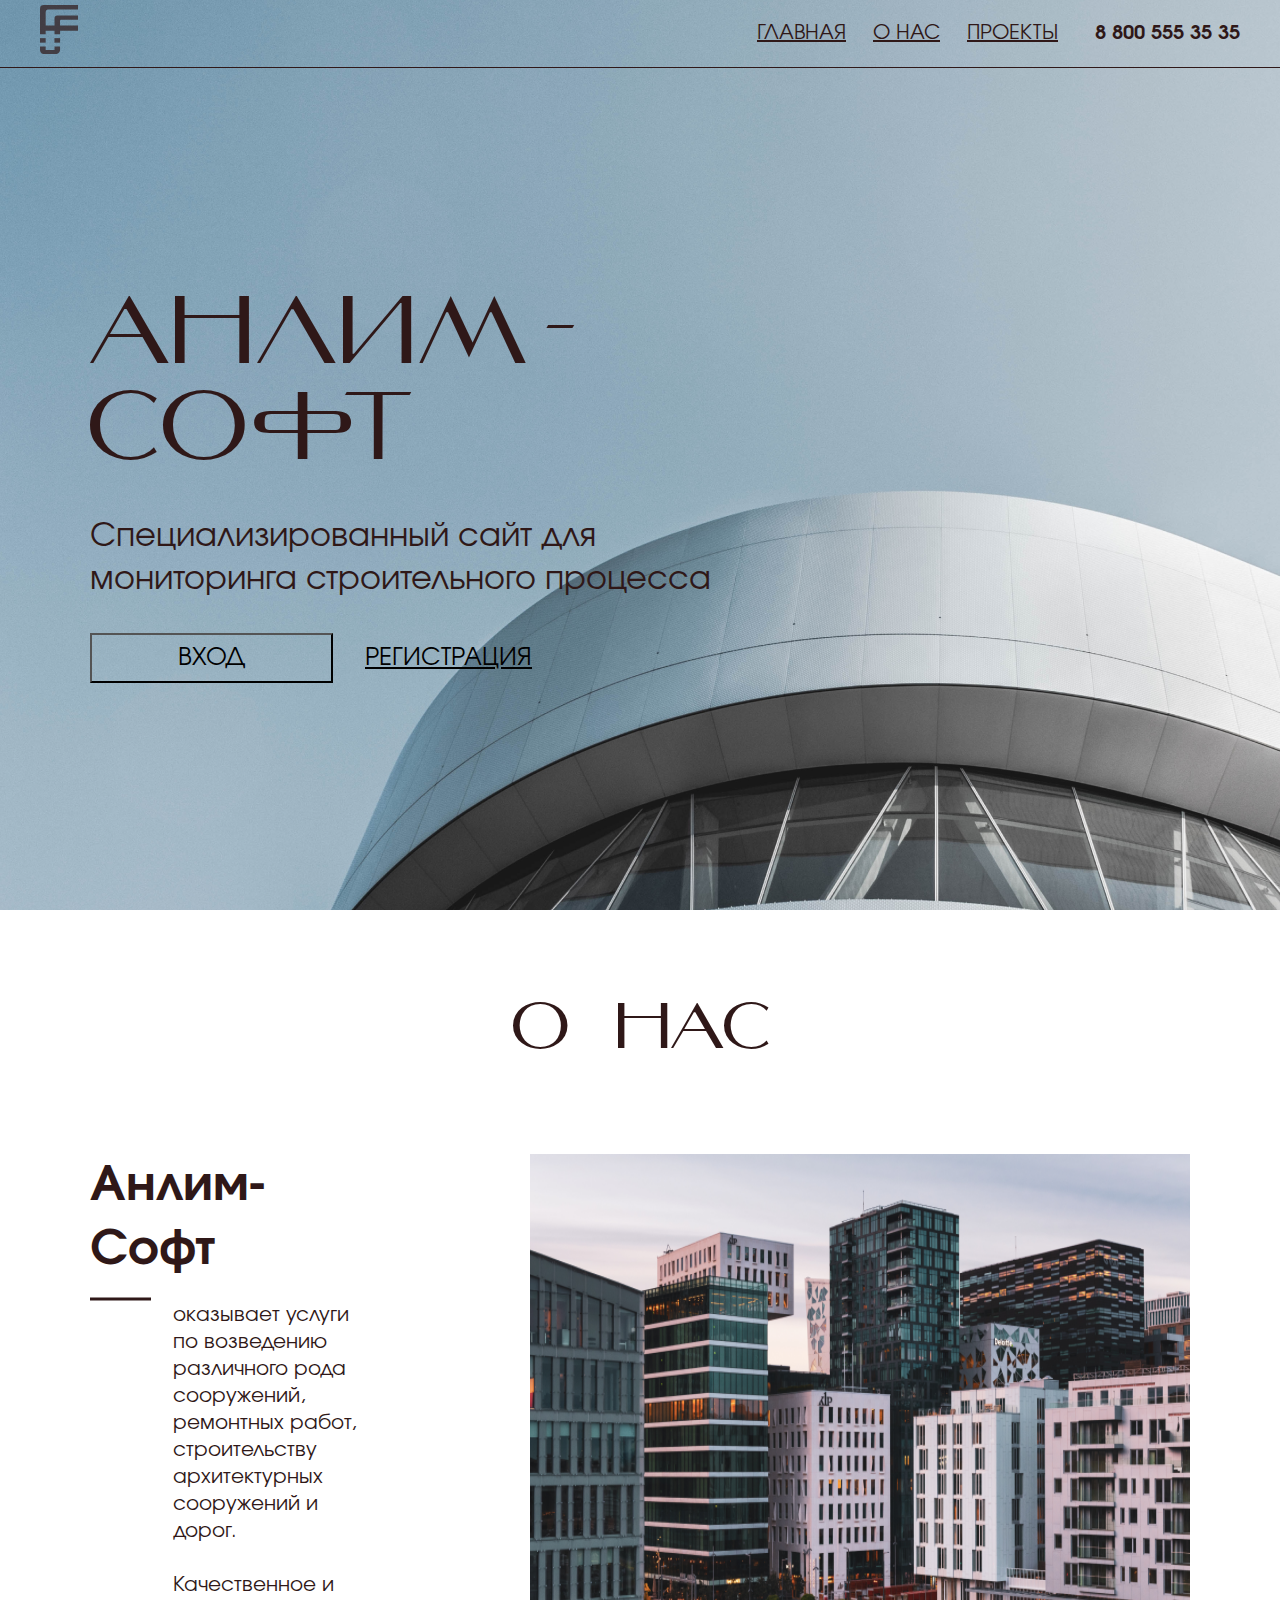
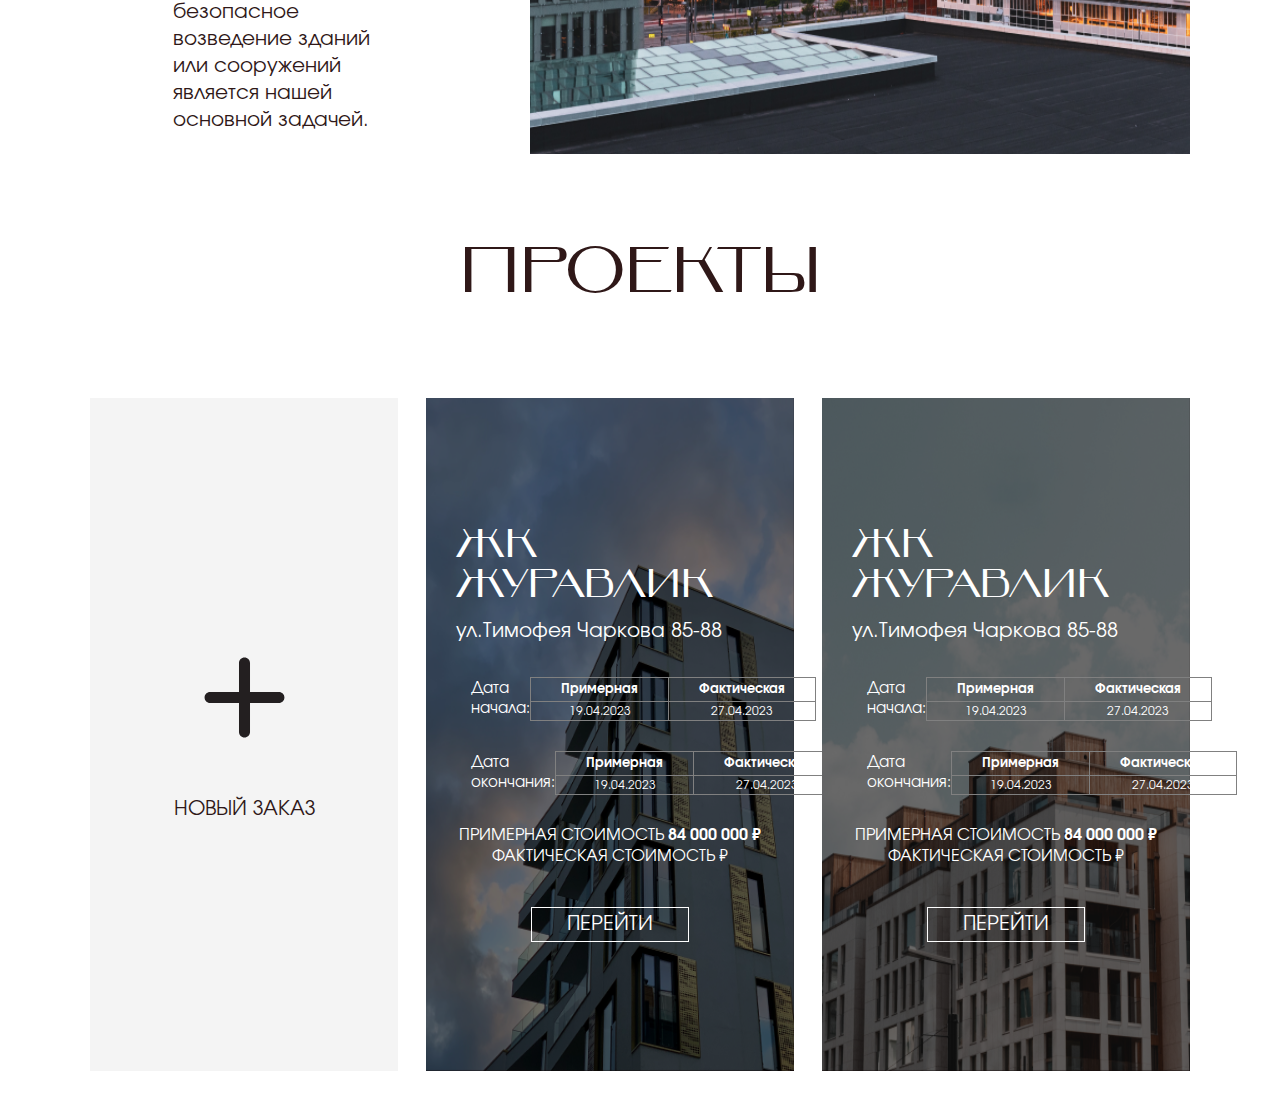
<file: index.html>
<!DOCTYPE html>
<html lang="en">

<head>
    <meta charset="UTF-8">
    <meta name="viewport" content="width=device-width, initial-scale=1.0">
    <title>Document</title>
    <link rel="stylesheet" href="style.css">
</head>

<body>
    <header class="header">
        <div class="logo">
            <a href="index.html"><svg xmlns="http://www.w3.org/2000/svg" width="38" height="49" viewBox="0 0 38 49" fill="none">
                    <g opacity="0.7">
                        <path
                            d="M0.00503721 8.86887L0.00503721 29.2704H5.67747L5.67747 25.6434L14.5254 25.6434V29.2704H20.0895L20.0895 25.6434L38 25.6434V20.4297L20.0895 20.4297C20.0895 13.8091 19.2161 14.7 23.5834 14.7L38 14.7V10.4556C34.2086 10.3801 26.0969 10.4556 21.0596 10.4556C14.5254 10.4556 14.5254 10.4557 14.5254 15.8961V20.4297L5.67747 20.4297L5.67747 9.8C5.67747 4.45455 5.82254 4.45455 10.9182 4.45455L38 4.45455V0.028215L9.68528 0.028215C-0.539162 0.028215 0.00503721 -0.967337 0.00503721 8.86887Z"
                            fill="#2F1818" />
                        <path d="M14.451 37.6697L14.451 33.1186H20.0895V37.6697H14.451Z" fill="#2F1818" />
                        <path d="M0.0050354 37.6697L0.0050354 33.1186H5.67747L5.67747 37.6697H0.0050354Z"
                            fill="#2F1818" />
                        <path
                            d="M5.67747 45.1209L5.67747 41.557H0.0050354L0.0050354 45.1209C0.0050354 46.9141 1.29132 49 3.12181 49H16.5957C18.5251 49 20.0895 46.9163 20.0895 45.1209V41.557L14.5005 41.557V45.0245C14.5005 45.1016 14.4345 45.1209 14.4016 45.1209H7.32698H5.67747Z"
                            fill="#2F1818" />
                    </g>
                </svg></a>
        </div>
        <div class="menu">
            <a href="index.html">
                <p class="menu_item">Главная</p>
            </a>
            <a href="index.html#about">
                <p class="menu_item">О нас</p>
            </a>
            <a href="index.html#project">
                <p class="menu_item">Проекты</p>
            </a>
            <div class="contact">
                <p>8 800 555 35 35</p>
            </div>
        </div>

    </header>
    <main>
        <div id="popup" class="popup">
            <div class="popup-content__material-page">
                <span class="close close-maeterial-popup" onclick="closePopup()">
                    <svg xmlns="http://www.w3.org/2000/svg" width="30" height="28" viewBox="0 0 30 28" fill="none">
                        <path opacity="0.8" d="M2 2L28 26M28 2L3.97468 26" stroke="black" stroke-width="4"/>
                      </svg>
                </span>
                <div class="popup-title">
                    <p><span class="popup-title_decoration popup-title_decoration_black">РЕДАКТИРОВАНИЕ </span> МАТЕРИАЛА</p>
                </div>
                <form class="form-popup form-popup_white" method="get">
                    <div class="form-part">
                        <label class="lable" for="Name">Название</label>
                        <input class="input-long" type="text" id="Name" name="Name" required>
                    </div>
                    <div class="form-part">
                        <label class="lable" for="address">Адрес</label>
                        <input class="input-long" type="text" id="address" name="address" required>
                    </div>
                    <div class="form-part">
                        <label class="lable" for="date-start-expected"> Ожидаемая дата начала</label>
                        <input  class="price-form" type="date" id="date-start-expected" name="date-start-expected" required>
                        <label class="lable" for="date-start-fact">Фактическая дата начала</label>
                        <input  class="price-form" type="date" id="date-start-fact" name="date-start-fact" required>
                    </div>
                    <div class="form-part">
                        <label class="lable" for="date-end-expected"> Ожидаемая дата окончания</label>
                        <input  class="price-form" type="date" id="date-end-expected" name="date-end-expected" required>
                        <label class="lable" for="date-end-fact">Фактическая дата окончания</label>
                        <input  class="price-form" type="date" id="date-end-fact" name="date-end-fact" required>
                    </div>
                    <div class="form-part">
                        <label class="lable" for="price-expected">Ожидаемая цена</label>
                        <input  class="price-form" type="text" id="price-expected" name="price-expected" required>
                        <label class="lable" for="price-fact">Фактическая цена</label>
                        <input  class="price-form" type="text" id="price-fact" name="price-fact" required>
                    </div>
                    <div class="footer-form">
                        <select class="status-list list_provider form-material-status" name="choice">
                            <option disabled selected hidden value="">Выберите статус</option>
                            <option value="first">Готов</option>
                            <option value="second">В разработке</option>
                            <option value="third">Ошибка</option>
                        </select>
                        <button class="send-form-material" type="submit">Применить</button>
                    </div>
                    
                </form>

            </div>
        </div>
        <div class="baner">
            <div class="baner_info">
                <h3 class="baner_info_title">Анлим-софт</h3>
                <p class="baner_info_text">Cпециализированный сайт для мониторинга строительного процесса</p>
                <div class="login">
                    <a href="sign.html?sign"><button class="btn btn_baner">Вход</button></a>
                    <a href="sign.html?reg"><button class="btn btn_noactive ">Регистрация</button></a>
                </div>
            </div>
        </div>
        <div id="about" class="about">
            <h3 class="title">о нас</h3>
            <div class="about-company">
                <div class="about-company_text"><span class="decorated">Анлим-Софт</span><br>
                    <div class="subtext">
                        <div class="subtext-decore"><svg xmlns="http://www.w3.org/2000/svg" width="61" height="4"
                                viewBox="0 0 61 4" fill="none">
                                <path d="M0 2H61" stroke="#2F1818" stroke-width="3" />
                            </svg></div>
                        <div class="subtext-text">оказывает услуги по возведению различного рода сооружений, ремонтных
                            работ, строительству архитектурных сооружений и дорог.<br><br>
                            Качественное и безопасное возведение зданий или сооружений является нашей основной задачей.
                        </div>
                    </div>

                </div>
                <div class="image">
                    <img src="img/photo.png" alt="photo">
                </div>
            </div>
        </div>
        <div id="project" class="project">
            <h3 class="title">ПРОЕКТЫ</h3>
            <div class="project-list">
                <div onclick="openPopup()" class="project-card-new">
                    <div><img src="icons/pluse.svg" alt="set">
                        <p>НОВЫЙ ЗАКАЗ</p>
                    </div>
                </div>
                <div class="project-card">
                    <img src="img/card2.png" alt="photo">
                    <div class="project-card-background"></div>
                    <div class="project-card-info">
                        <p class="card-title">ЖК<br>ЖУРАВЛИК<br><span class="card-title-decorate">ул.Тимофея Чаркова 85-88</span></p>
                    <div class="project-card-date">
                        <div class="project-card-info-title">Дата начала: </div>
                        <div class="project-card-info-table">
                            <table>
                                <tr>
                                    <th>Примерная</th>
                                    <th>Фактическая</th>
                                </tr>
                                <tr>
                                    <td>19.04.2023</td>
                                    <td>27.04.2023</td>
                                </tr>
                            </table>
                        </div>
                    </div>
                    <div class="project-card-date">
                        <div class="project-card-info-title">Дата окончания: </div>
                        <div class="project-card-info-table">
                            <table>
                                <tr>
                                    <th>Примерная</th>
                                    <th>Фактическая</th>
                                </tr>
                                <tr>
                                    <td>19.04.2023</td>
                                    <td>27.04.2023</td>
                                </tr>
                            </table>
                        </div>
                    </div>
                    <div class="project-card-price">
                        ПРИМЕРНАЯ СТОИМОСТЬ  <b>84 000 000 ₽</b><br>
                        ФАКТИЧЕСКАЯ СТОИМОСТЬ  ₽
                    </div>
                    <div class="btn_card_block">
                       <a href="project.html"> <button class="btn btn_card">Перейти</button></a>
                    </div>
                    </div>
                </div>
                <div class="project-card">
                    <img src="img/card3.png" alt="photo">
                    <div class="project-card-background"></div>
                    <div class="project-card-info">
                        <p class="card-title">ЖК<br>ЖУРАВЛИК<br><span class="card-title-decorate">ул.Тимофея Чаркова 85-88</span></p>
                    <div class="project-card-date">
                        <div class="project-card-info-title">Дата начала: </div>
                        <div class="project-card-info-table">
                            <table>
                                <tr>
                                    <th>Примерная</th>
                                    <th>Фактическая</th>
                                </tr>
                                <tr>
                                    <td>19.04.2023</td>
                                    <td>27.04.2023</td>
                                </tr>
                            </table>
                        </div>
                    </div>
                    <div class="project-card-date">
                        <div class="project-card-info-title">Дата окончания: </div>
                        <div class="project-card-info-table">
                            <table>
                                <tr>
                                    <th>Примерная</th>
                                    <th>Фактическая</th>
                                </tr>
                                <tr>
                                    <td>19.04.2023</td>
                                    <td>27.04.2023</td>
                                </tr>
                            </table>
                        </div>
                    </div>
                    <div class="project-card-price">
                        ПРИМЕРНАЯ СТОИМОСТЬ  <b>84 000 000 ₽</b><br>
                        ФАКТИЧЕСКАЯ СТОИМОСТЬ  ₽
                    </div>
                    <div class="btn_card_block">
                        <a href="project.html"> <button class="btn btn_card">Перейти</button></a>
                    </div>
                    </div>
                </div>
            </div>
        </div>
    </main>
    <script src="script.js"></script>
</body>

</html>
</file>
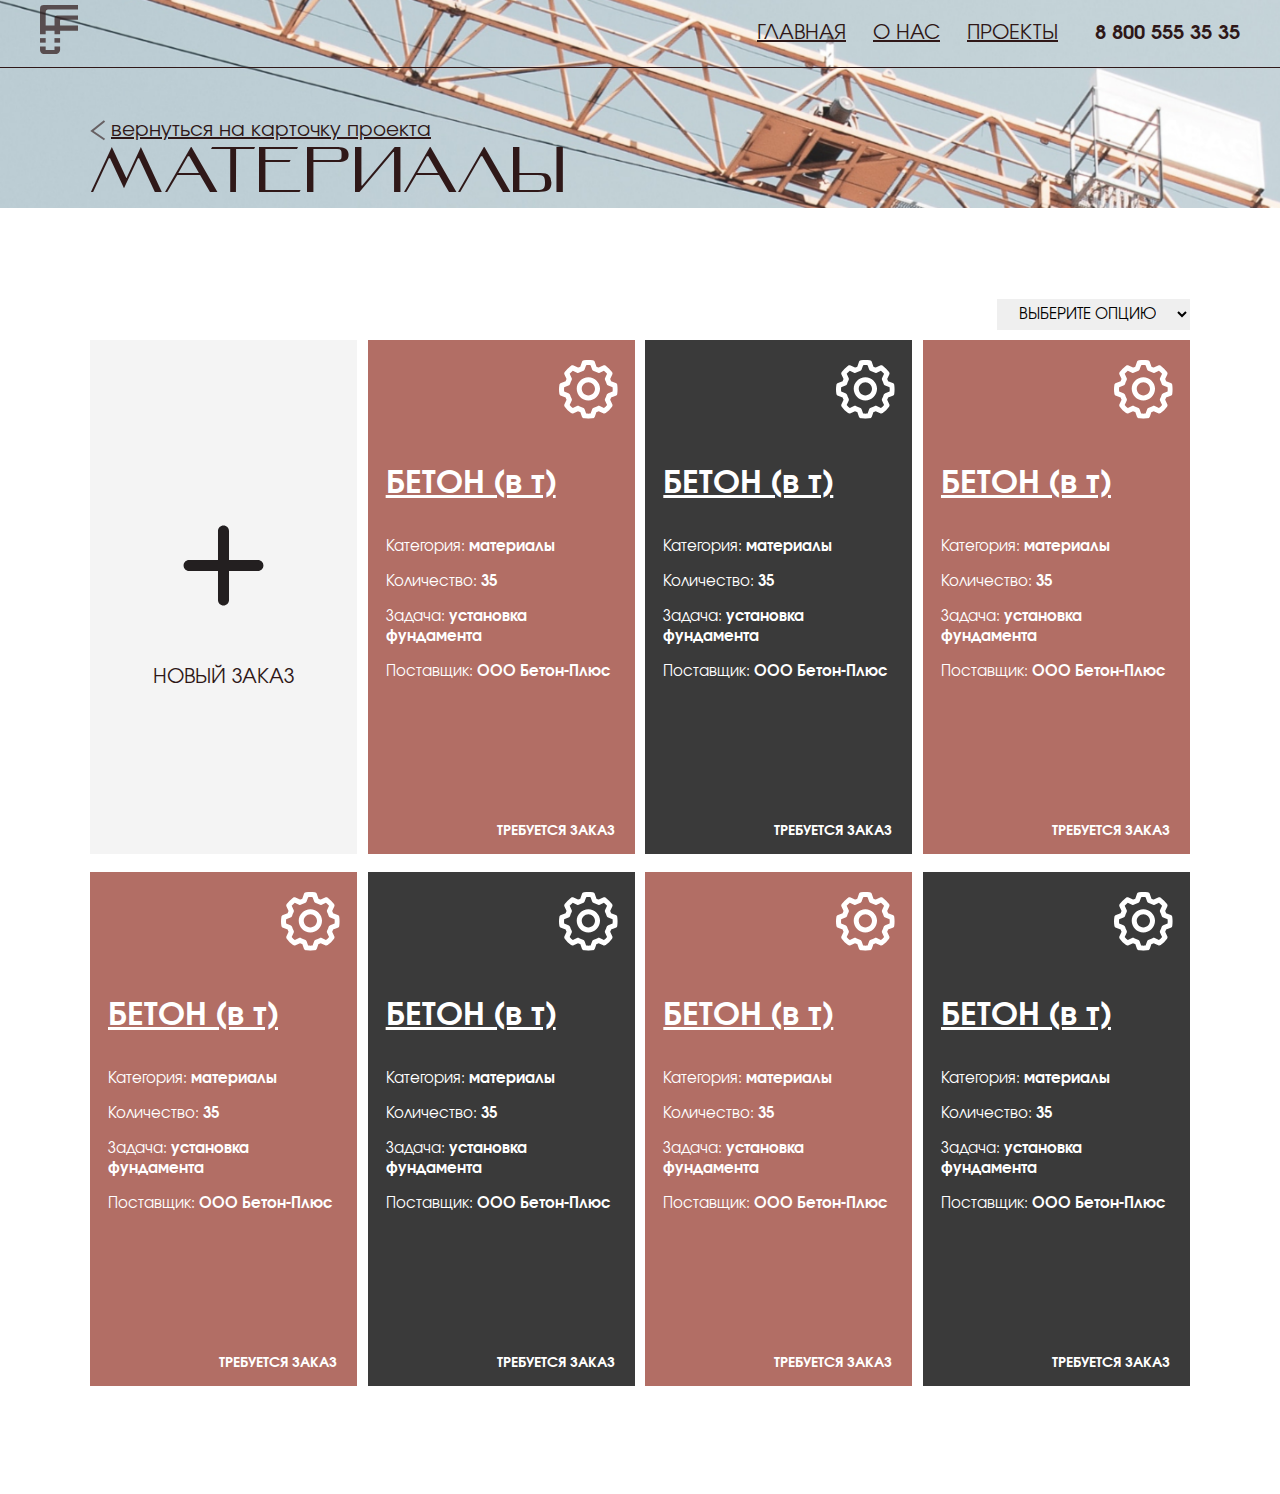
<file: material.html>
<!DOCTYPE html>
<html lang="en">

<head>
    <meta charset="UTF-8">
    <meta name="viewport" content="width=device-width, initial-scale=1.0">
    <title>Document</title>
    <link rel="stylesheet" href="style.css">
</head>

<body>
    <header class="header">
        <div class="logo">
            <a href="index.html"><svg xmlns="http://www.w3.org/2000/svg" width="38" height="49" viewBox="0 0 38 49" fill="none">
                    <g opacity="0.7">
                        <path
                            d="M0.00503721 8.86887L0.00503721 29.2704H5.67747L5.67747 25.6434L14.5254 25.6434V29.2704H20.0895L20.0895 25.6434L38 25.6434V20.4297L20.0895 20.4297C20.0895 13.8091 19.2161 14.7 23.5834 14.7L38 14.7V10.4556C34.2086 10.3801 26.0969 10.4556 21.0596 10.4556C14.5254 10.4556 14.5254 10.4557 14.5254 15.8961V20.4297L5.67747 20.4297L5.67747 9.8C5.67747 4.45455 5.82254 4.45455 10.9182 4.45455L38 4.45455V0.028215L9.68528 0.028215C-0.539162 0.028215 0.00503721 -0.967337 0.00503721 8.86887Z"
                            fill="#2F1818" />
                        <path d="M14.451 37.6697L14.451 33.1186H20.0895V37.6697H14.451Z" fill="#2F1818" />
                        <path d="M0.0050354 37.6697L0.0050354 33.1186H5.67747L5.67747 37.6697H0.0050354Z"
                            fill="#2F1818" />
                        <path
                            d="M5.67747 45.1209L5.67747 41.557H0.0050354L0.0050354 45.1209C0.0050354 46.9141 1.29132 49 3.12181 49H16.5957C18.5251 49 20.0895 46.9163 20.0895 45.1209V41.557L14.5005 41.557V45.0245C14.5005 45.1016 14.4345 45.1209 14.4016 45.1209H7.32698H5.67747Z"
                            fill="#2F1818" />
                    </g>
                </svg></a>
        </div>
        <div class="menu">
            <a href="index.html">
                <p class="menu_item">Главная</p>
            </a>
            <a href="index.html#about">
                <p class="menu_item">О нас</p>
            </a>
            <a href="index.html#project">
                <p class="menu_item">Проекты</p>
            </a>
            <div class="contact">
                <p>8 800 555 35 35</p>
            </div>
        </div>

    </header>
    <main>
        <div id="popup" class="popup">
            <div class="popup-content__material-page">
                <span class="close close-maeterial-popup" onclick="closePopup()">
                    <svg xmlns="http://www.w3.org/2000/svg" width="30" height="28" viewBox="0 0 30 28" fill="none">
                        <path opacity="0.8" d="M2 2L28 26M28 2L3.97468 26" stroke="black" stroke-width="4"/>
                      </svg>
                </span>
                <div class="popup-title">
                    <p><span class="popup-title_decoration popup-title_decoration_black">РЕДАКТИРОВАНИЕ </span> МАТЕРИАЛА</p>
                </div>
                <form class="form-popup form-popup_white" method="get">
                    <div class="form-part">
                        <label class="lable" for="Name">Название</label>
                        <input class="input-long" type="text" id="Name" name="Name" required>
                    </div>
                    <div class="form-part">
                        <label class="lable" for="provider">Поставщик</label>
                            <select id="provider" class="status-list list_provider" name="provider">
                                <option disabled selected hidden value="">Выберите опцию</option>
                                <option value="first">Выполнено</option>
                                <option value="second">Ожидание</option>
                                <option value="third">Выполняется</option>
                            </select>
                    </div>
                    <div class="form-part">
                        <label class="lable" for="category">Категория</label>
                        <div class="material-btn">Добавить +</div>
                    </div>

                    <div class="dop">
                        <input class="material-select" type="text" id="nameCategory" name="nameCategory">
                        <input class="input-long input-long_dop" type="text" id="category" name="category">
                        <div class="btn-delete-material">X</div>
                    </div>
                    <div class="form-part">
                        <label class="lable" for="count">Количество</label>
                        <input class="input-long" type="text" id="count" name="count" required>
                    </div>
                    <div class="form-part">
                        <label class="lable" for="provider">Ед. измирения</label>
                            <select id="provider" class="status-list list_provider" name="provider">
                                <option disabled selected hidden value="">Выберите ед</option>
                                <option value="first">кг</option>
                                <option value="second">т</option>
                                <option value="third">см</option>
                            </select>
                    </div>
                    <div class="footer-form">
                        <select class="status-list list_provider form-material-status" name="choice">
                            <option disabled selected hidden value="">Выберите статус</option>
                            <option value="first">В наличии</option>
                            <option value="second">Требуется закза</option>
                            <option value="third">Ожидание поставки</option>
                        </select>
                        <button class="send-form-material" type="submit">Применить</button>
                    </div>
                    
                </form>

            </div>
        </div>
        <div class="material-baner">
            <a href="#">
                <div class="upper-text"><img src="icons/sc.svg" alt="&#8249;">вернуться на карточку проекта</div>
            </a>
            <div class="title title_page-maeterial">МАТЕРИАЛЫ</div>
        </div>
        <div class="content content_material-page">
            <div class="list-box">
                <select class="choice choice_material-page" name="choice">
                    <option disabled selected hidden value="">Выберите опцию</option>
                    <option value="first">First Value</option>
                    <option value="second">Second Value</option>
                    <option value="third">Third Value</option>
                </select>
            </div>
            <div class="material-list">


                <div onclick="openPopup()" class="card-material_new">
                    <div><img src="icons/pluse.svg" alt="set">
                        <p>НОВЫЙ ЗАКАЗ</p>
                    </div>
                </div>


                <div class="card-material" style="background-color: #B26E65;">
                    <img onclick="openPopup()" src="icons/setwhite.svg" alt="set">
                    <p class="card-material-name">БЕТОН (в т)</p>
                    <p class="info-material">Категория: <b>материалы</b></p>
                    <p class="info-material">Количество: <b>35</b></p>
                    <p class="info-material">Задача: <b>установка фундамента</b></p>
                    <p class="info-material">Поставщик: <b>ООО Бетон-Плюс</b></p>
                    <div class="card-material-status">
                        ТРЕБУЕТСЯ ЗАКАЗ
                    </div>
                </div>
                <div class="card-material" style="background-color: #3a3a3a;">
                    <img onclick="openPopup()" src="icons/setwhite.svg" alt="set">
                    <p class="card-material-name">БЕТОН (в т)</p>
                    <p class="info-material">Категория: <b>материалы</b></p>
                    <p class="info-material">Количество: <b>35</b></p>
                    <p class="info-material">Задача: <b>установка фундамента</b></p>
                    <p class="info-material">Поставщик: <b>ООО Бетон-Плюс</b></p>
                    <div class="card-material-status">
                        ТРЕБУЕТСЯ ЗАКАЗ
                    </div>
                </div>
                <div class="card-material" style="background-color: #B26E65;">
                    <img onclick="openPopup()" src="icons/setwhite.svg" alt="set">
                    <p class="card-material-name">БЕТОН (в т)</p>
                    <p class="info-material">Категория: <b>материалы</b></p>
                    <p class="info-material">Количество: <b>35</b></p>
                    <p class="info-material">Задача: <b>установка фундамента</b></p>
                    <p class="info-material">Поставщик: <b>ООО Бетон-Плюс</b></p>
                    <div class="card-material-status">
                        ТРЕБУЕТСЯ ЗАКАЗ
                    </div>
                </div>
                <div class="card-material" style="background-color: #B26E65;">
                    <img onclick="openPopup()" src="icons/setwhite.svg" alt="set">
                    <p class="card-material-name">БЕТОН (в т)</p>
                    <p class="info-material">Категория: <b>материалы</b></p>
                    <p class="info-material">Количество: <b>35</b></p>
                    <p class="info-material">Задача: <b>установка фундамента</b></p>
                    <p class="info-material">Поставщик: <b>ООО Бетон-Плюс</b></p>
                    <div class="card-material-status">
                        ТРЕБУЕТСЯ ЗАКАЗ
                    </div>
                </div>
                <div class="card-material" style="background-color: #3a3a3a;">
                    <img onclick="openPopup()" src="icons/setwhite.svg" alt="set">
                    <p class="card-material-name">БЕТОН (в т)</p>
                    <p class="info-material">Категория: <b>материалы</b></p>
                    <p class="info-material">Количество: <b>35</b></p>
                    <p class="info-material">Задача: <b>установка фундамента</b></p>
                    <p class="info-material">Поставщик: <b>ООО Бетон-Плюс</b></p>
                    <div class="card-material-status">
                        ТРЕБУЕТСЯ ЗАКАЗ
                    </div>
                </div>
                <div class="card-material" style="background-color: #B26E65;">
                    <img onclick="openPopup()" src="icons/setwhite.svg" alt="set">
                    <p class="card-material-name">БЕТОН (в т)</p>
                    <p class="info-material">Категория: <b>материалы</b></p>
                    <p class="info-material">Количество: <b>35</b></p>
                    <p class="info-material">Задача: <b>установка фундамента</b></p>
                    <p class="info-material">Поставщик: <b>ООО Бетон-Плюс</b></p>
                    <div class="card-material-status">
                        ТРЕБУЕТСЯ ЗАКАЗ
                    </div>
                </div>
                <div class="card-material" style="background-color: #3a3a3a;">
                    <img onclick="openPopup()" src="icons/setwhite.svg" alt="set">
                    <p class="card-material-name">БЕТОН (в т)</p>
                    <p class="info-material">Категория: <b>материалы</b></p>
                    <p class="info-material">Количество: <b>35</b></p>
                    <p class="info-material">Задача: <b>установка фундамента</b></p>
                    <p class="info-material">Поставщик: <b>ООО Бетон-Плюс</b></p>
                    <div class="card-material-status">
                        ТРЕБУЕТСЯ ЗАКАЗ
                    </div>
                </div>

            </div>
        </div>
    </main>
    <script src="script.js"></script>
</body>

</html>
</file>
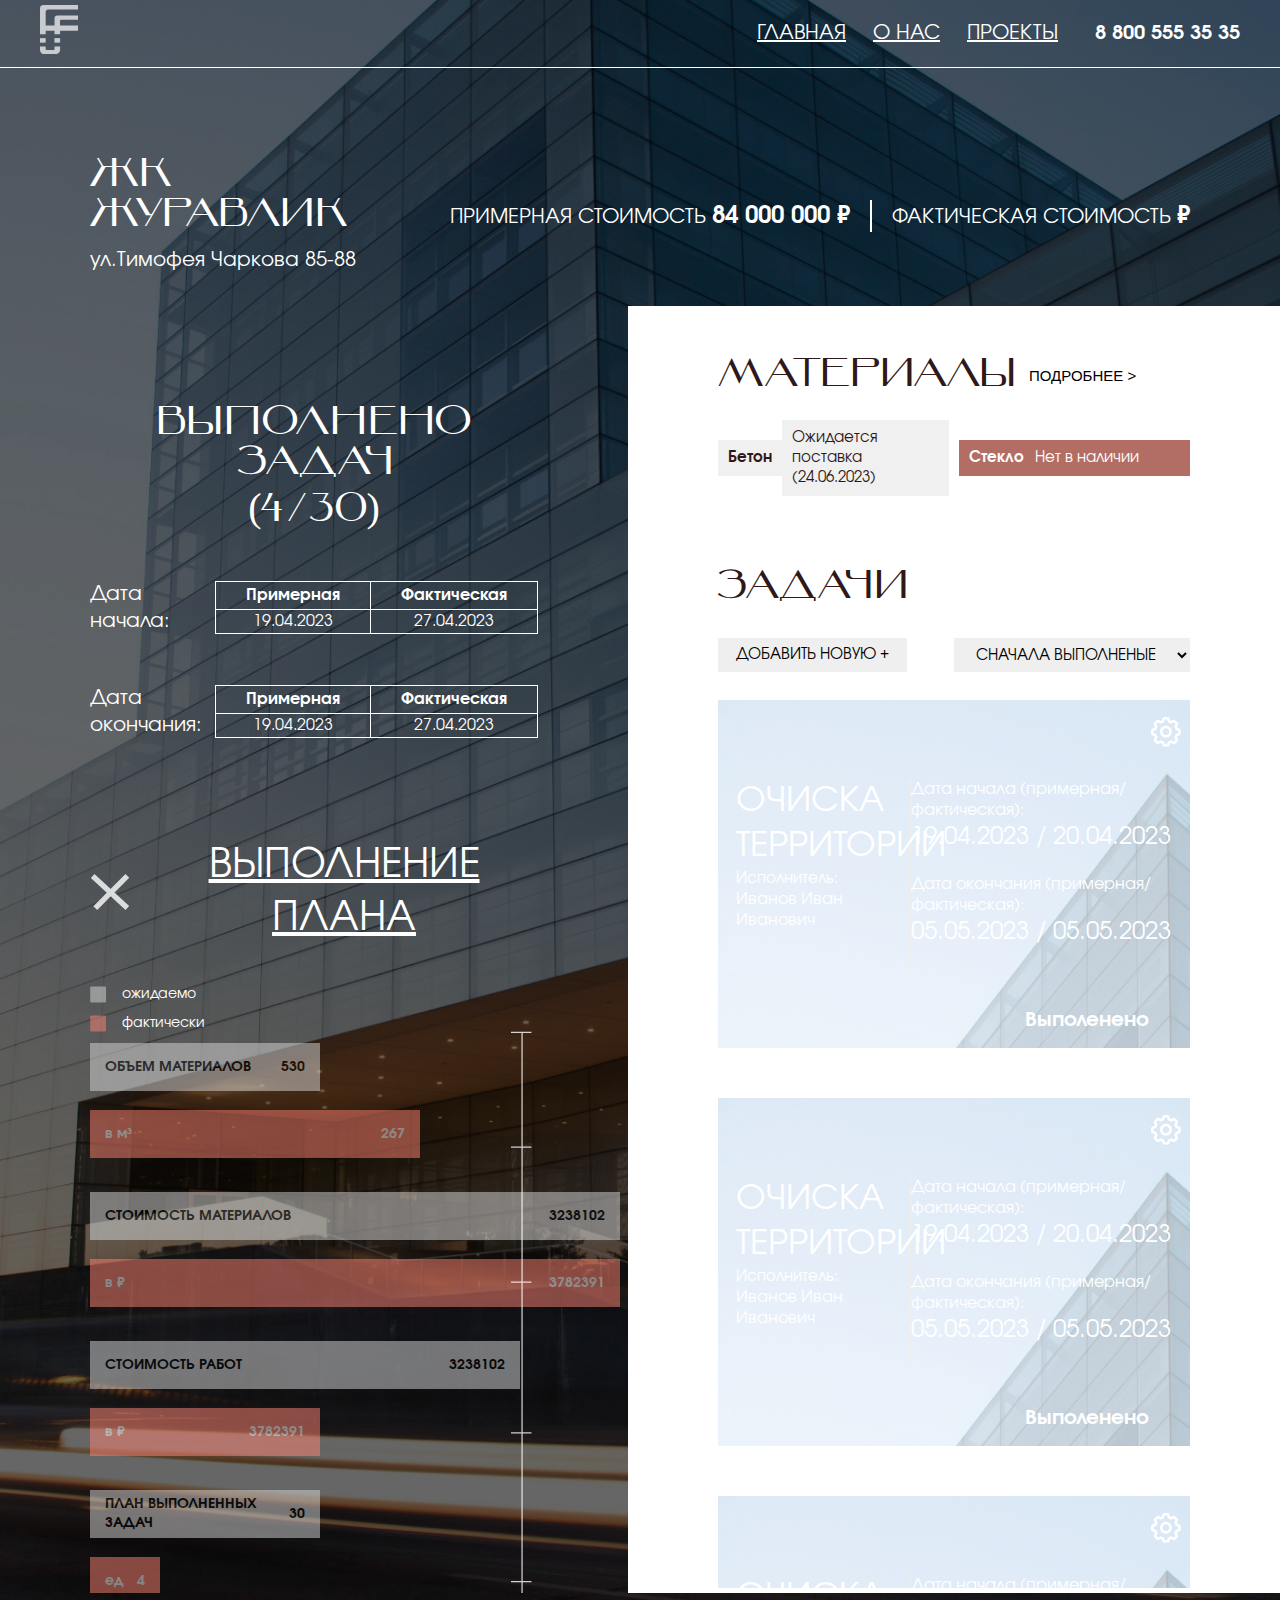
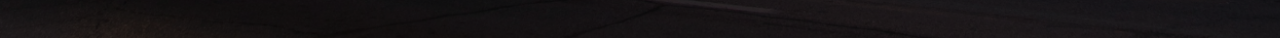
<file: project.html>
<!DOCTYPE html>
<html lang="en">

<head>
    <meta charset="UTF-8">
    <meta name="viewport" content="width=device-width, initial-scale=1.0">
    <title>Document</title>
    <link rel="stylesheet" href="style.css">
</head>

<body class="page2">
    <header class="header header_white">
        <div class="logo">
            <a href="index.html">
                <svg xmlns="http://www.w3.org/2000/svg" width="38" height="49" viewBox="0 0 38 49" fill="none">
                    <g opacity="0.7">
                        <path
                            d="M0.00503721 8.86887L0.00503721 29.2704H5.67747L5.67747 25.6434L14.5254 25.6434V29.2704H20.0895L20.0895 25.6434L38 25.6434V20.4297L20.0895 20.4297C20.0895 13.8091 19.2161 14.7 23.5834 14.7L38 14.7V10.4556C34.2086 10.3801 26.0969 10.4556 21.0596 10.4556C14.5254 10.4556 14.5254 10.4557 14.5254 15.8961V20.4297L5.67747 20.4297L5.67747 9.8C5.67747 4.45455 5.82254 4.45455 10.9182 4.45455L38 4.45455V0.028215L9.68528 0.028215C-0.539162 0.028215 0.00503721 -0.967337 0.00503721 8.86887Z"
                            fill="white" />
                        <path d="M14.451 37.6697L14.451 33.1186H20.0895V37.6697H14.451Z" fill="white" />
                        <path d="M0.00500488 37.6697L0.00500488 33.1186H5.67744L5.67744 37.6697H0.00500488Z"
                            fill="white" />
                        <path
                            d="M5.67744 45.1209L5.67744 41.557H0.00500488L0.00500488 45.1209C0.00500488 46.9141 1.29129 49 3.12178 49H16.5957C18.5251 49 20.0895 46.9163 20.0895 45.1209V41.557L14.5005 41.557V45.0245C14.5005 45.1016 14.4345 45.1209 14.4015 45.1209H7.32695H5.67744Z"
                            fill="white" />
                    </g>
                </svg>
            </a>
        </div>
        <div class="menu">
            <a href="index.html">
                <p class="menu_item">Главная</p>
            </a>
            <a href="index.html#about">
                <p class="menu_item">О нас</p>
            </a>
            <a href="index.html#project">
                <p class="menu_item">Проекты</p>
            </a>
            <div class="contact">
                <p>8 800 555 35 35</p>
            </div>
        </div>

    </header>
    <main>
        <div id="popup" class="popup">
            <div class="popup-content">
                <span class="close" onclick="closePopup()">
                    <svg xmlns="http://www.w3.org/2000/svg" width="30" height="28" viewBox="0 0 30 28" fill="none">
                        <path opacity="0.8" d="M2 2L28 26M28 2L3.97468 26" stroke="white" stroke-width="4" />
                    </svg>
                </span>
                <div class="popup-title">
                    <p><span class="popup-title_decoration">РЕДАКТИРОВАНИЕ</span> ЗАДАЧИ</p>
                </div>
                <form class="form-popup" method="get">
                    <div class="form-part">
                        <label class="lable" for="Name">Название</label>
                        <input class="input-long" type="text" id="Name" name="Name" required>
                    </div>
                    <div class="form-part">
                        <label class="lable" for="executor">Исполнитель</label>
                        <input class="input-long" type="text" id="executor" name="executor" required>
                    </div>
                    <div class="form-part">
                        <label class="lable" for="material">МАТЕРИАЛЫ</label>
                        <div class="material-btn">Добавить +</div>
                    </div>

                    <div class="dop">
                        <input class="material-select" type="text" id="nameMaterial" name="nameMaterial">
                        <input class="input-long input-long_dop" type="text" id="material" name="material">
                        <div class="btn-delete-material">X</div>
                    </div>
                    <div class="form-part">
                        <div class="date">
                            <label class="lable label-date" for="date-start_expected">ПРИМЕРНАЯ ДАТА НАЧАЛА:</label>
                            <input type="date" id="date-start" name="date-start_expected">
                        </div>
                    </div>
                    <div class="form-part">
                        <div class="date">
                            <label class="lable label-date" for="date-start_fact">ФАКТИЧЕСКАЯ ДАТА НАЧАЛА:</label>
                            <input type="date" id="date-start" name="date-start_fact">
                        </div>
                    </div>
                    <div class="form-part">
                        <div class="date">
                            <label class="lable label-date" for="date-end_expected">ПРИМЕРНАЯ ДАТА ОКОНЧАНИЯ:</label>
                            <input type="date" id="date-start" name="date-end_expected">
                        </div>
                    </div>
                    <div class="form-part">
                        <div class="date">
                            <label class="lable label-date" for="date-end_fact">ФАКТИЧЕСКАЯ ДАТА ОКОНЧАНИЯ:</label>
                            <input type="date" id="date-start" name="date-end_fact">
                        </div>
                    </div>
                    <div class="form-part">
                        <label class="lable" for="task">НЕОБХОДИМО ВЫПОЛНИТЬ:</label>
                        <div class="material-btn">Добавить +</div>
                    </div>
                    <div class="dop">
                        <input class="material-select" id="nameTask" name="nameTask">
                        <input class="input-long input-long_dop" type="text" id="task" name="task">
                        <div class="btn-delete-material">X</div>
                    </div>
                    
                    <div>
                        <select class="status-list" name="choice">
                            <option disabled selected hidden value="">Выберите опцию</option>
                            <option value="first">Выполнено</option>
                            <option value="second">Ожидание</option>
                            <option value="third">Выполняется</option>
                        </select>
                        <button class="status-list" type="submit">Применить</button>
                    </div>
                </form>
            </div>
        </div>
        <div class="project-header">
            <div class="project-name">
                <p class="card-title card-title_page2">ЖК<br>ЖУРАВЛИК<br><span class="card-title-decorate">ул.Тимофея
                        Чаркова 85-88</span></p>
            </div>
            <div class="project-price">
                <div class="project-price_approximate">ПРИМЕРНАЯ СТОИМОСТЬ <b class="highlighting">84 000 000 ₽</b><br>
                </div>
                <div class="project-price_actual">ФАКТИЧЕСКАЯ СТОИМОСТЬ <b class="highlighting">₽</b></div>
            </div>

        </div>
        <div class="content content_project">
            <div class="charts">
                <div class="chart-task">
                    <p class="title title_task title_task__charts">ВЫПОЛНЕНО ЗАДАЧ <br>(4/30)</p>
                </div>
                <div class="project-date">
                    <div class="project-card-info-title__chart">Дата <br>начала: </div>
                    <div class="project-card-info-table">
                        <table class="project-table">
                            <tbody>
                                <tr>
                                    <th>Примерная</th>
                                    <th>Фактическая</th>
                                </tr>
                                <tr>
                                    <td>19.04.2023</td>
                                    <td>27.04.2023</td>
                                </tr>
                            </tbody>
                        </table>
                    </div>
                </div>
                <div class="project-date">
                    <div class="project-card-info-title__chart">Дата <br>окончания: </div>
                    <div class="project-card-info-table">
                        <table class="project-table">
                            <tbody>
                                <tr>
                                    <th>Примерная</th>
                                    <th>Фактическая</th>
                                </tr>
                                <tr>
                                    <td>19.04.2023</td>
                                    <td>27.04.2023</td>
                                </tr>
                            </tbody>
                        </table>
                    </div>
                </div>
                <div class="graphics">
                    <div class="img-chart">
                        <img class="img-chartt" onclick="closeGraph()" src="icons/crosewhite.svg" alt="plus">
                    </div>
                    <div class="graphics-title">ВЫПОЛНЕНИЕ ПЛАНА</div>
                </div>
                <div class="example">
                    <svg xmlns="http://www.w3.org/2000/svg" width="17" height="17" viewBox="0 0 17 17" fill="none">
                        <path opacity="0.5" d="M15.5474 1H0.776733V16H15.5474V1Z" fill="#D9D9D9" stroke="#D9D9D9" />
                    </svg>
                    <p>ожидаемо</p>
                </div>
                <div class="example">
                    <svg xmlns="http://www.w3.org/2000/svg" width="17" height="17" viewBox="0 0 17 17" fill="none">
                        <path opacity="0.5" d="M15.5474 1H0.776733V16H15.5474V1Z" fill="#FF8574" stroke="#FF8574" />
                    </svg>
                    <p>фактически</p>
                </div>
                <div class="graphics-table">
                    <div class="progress-bar " style="width: 533px;">
                        <div class="progress-value chet" style="width: 200px;">
                            <p>ОБЪЕМ МАТЕРИАЛОВ</p>
                            <p>530</p>
                        </div>
                    </div>
                    <div class="progress-bar" style="width: 200px;">
                        <div class="progress-value nechet" style="width: 300px;">
                            <p>в м³</p>
                            <p>267</p>
                        </div>
                    </div>
                    <div class="progress-bar" style="width: 1000px;">
                        <div class="progress-value chet" style="width: 50%;">
                            <p>СТОИМОСТЬ МАТЕРИАЛОВ</p>
                            <p>3238102</p>
                        </div>
                    </div>
                    <div class="progress-bar" style="width: 1000px;">
                        <div class="progress-value nechet" style="width: 50%;;">
                            <p>в ₽</p>
                            <p>3782391</p>
                        </div>
                    </div>
                    <div class="progress-bar" style="width: 1000px;">
                        <div class="progress-value chet" style="width: 40%;">
                            <p>СТОИМОСТЬ РАБОТ</p>
                            <p>3238102</p>
                        </div>
                    </div>
                    <div class="progress-bar" style="width: 1000px;">
                        <div class="progress-value nechet" style="width: 20%;;">
                            <p>в ₽</p>
                            <p>3782391</p>
                        </div>
                    </div>
                    <div class="progress-bar" style="width: 1000px;">
                        <div class="progress-value chet" style="width: 20%;">
                            <p>ПЛАН ВЫПОЛНЕННЫХ ЗАДАЧ</p>
                            <p>30</p>
                        </div>
                    </div>
                    <div class="progress-bar" style="width: 1000px;">
                        <div class="progress-value nechet" style="width:4%;">
                            <p>ед</p>
                            <p>4</p>
                        </div>
                    </div>
                    <div class="img-graphic">
                        <svg xmlns="http://www.w3.org/2000/svg" width="600px" height="100%" viewBox="0 0 477 524"
                            fill="none">
                            <path opacity="0.8"
                                d="M469.094 1V509.637H0.944946M460.311 92.2504H476.56M460.311 199.554H476.56M460.311 319.532H476.56M460.311 437.819H476.56M0.944946 492.738V524M117.323 492.738V524M233.702 492.738V524M340.419 492.738V524M413.32 492.738V524M460.311 1H476.56"
                                stroke="white"></path>
                        </svg>
                    </div>
                </div>



            </div>
            <div class="task-info">
                <div class="materials">
                    <div class="materials_header">
                        <p class="title title_task">МАТЕРИАЛЫ</p>
                        <a href="material.html" class="materials_btn"><button class="materials_btn">Подробнее ></button></a>
                    </div>
                    <div class="materials_body">
                        <div class="item-material">
                            <div class="material-name">
                                <p>Бетон</p>
                            </div>
                            <div class="material-status">
                                <p>Ожидается поставка (24.06.2023)</p>
                            </div>
                        </div>
                        <div class="item-material">
                            <div class="material-name material-name_second">
                                <p>Стекло</p>
                            </div>
                            <div class="material-status material-name_second">
                                <p>Нет в наличии</p>
                            </div>
                        </div>
                    </div>
                </div>
                <div class="task">
                    <p class="title title_task">Задачи</p>
                    <div class="task-menu">
                        <button onclick="openPopup()" class="btn-task">Добавить новую +</button>
                        <select name="choice" class="choice">
                            <option value="first">По дате</option>
                            <option value="second" selected>Сначала выполненые</option>
                        </select>
                    </div>
                    <div class="task-list">
                        <div class="task-card">
                            <img class="task-bg" src="img/task1.png" alt="task">
                            <img class="task-now" src="img/apply.png" alt="task">

                            <div class="task-card_left-part">
                                <div class="task-name">ОЧИСКА ТЕРРИТОРИИ</div>
                                <div class="task-executor">Исполнитель: <br><span class="task-executor_decor">Иванов
                                        Иван Иванович</span></div>
                            </div>
                            <div class="task-card_right-part">
                                <div class="task-info-name">Дата начала (примерная/фактическая):</div>
                                <div class="task-date">19.04.2023 / 20.04.2023</div>
                                <div class="task-info-name">Дата окончания (примерная/фактическая):</div>
                                <div class="task-date">05.05.2023 / 05.05.2023</div>
                            </div>
                            <div class="task-status">Выполенено</div>
                            <div class="task-props"><img onclick="openPopup()" src="icons/setwhite.svg" alt="setting"></div>
                        </div>
                        <div class="task-card">
                            <img class="task-bg" src="img/task1.png" alt="task">
                            <img class="task-now" src="img/apply.png" alt="task">

                            <div class="task-card_left-part">
                                <div class="task-name">ОЧИСКА ТЕРРИТОРИИ</div>
                                <div class="task-executor">Исполнитель: <br><span class="task-executor_decor">Иванов
                                        Иван Иванович</span></div>
                            </div>
                            <div class="task-card_right-part">
                                <div class="task-info-name">Дата начала (примерная/фактическая):</div>
                                <div class="task-date">19.04.2023 / 20.04.2023</div>
                                <div class="task-info-name">Дата окончания (примерная/фактическая):</div>
                                <div class="task-date">05.05.2023 / 05.05.2023</div>
                            </div>
                            <div class="task-status">Выполенено</div>
                            <div class="task-props"><img onclick="openPopup()" src="icons/setwhite.svg" alt="setting"></div>
                        </div>
                        <div class="task-card">
                            <img class="task-bg" src="img/task1.png" alt="task">
                            <img class="task-now" src="img/apply.png" alt="task">

                            <div class="task-card_left-part">
                                <div class="task-name">ОЧИСКА ТЕРРИТОРИИ</div>
                                <div class="task-executor">Исполнитель: <br><span class="task-executor_decor">Иванов
                                        Иван Иванович</span></div>
                            </div>
                            <div class="task-card_right-part">
                                <div class="task-info-name">Дата начала (примерная/фактическая):</div>
                                <div class="task-date">19.04.2023 / 20.04.2023</div>
                                <div class="task-info-name">Дата окончания (примерная/фактическая):</div>
                                <div class="task-date">05.05.2023 / 05.05.2023</div>
                            </div>
                            <div class="task-status">Выполенено</div>
                            <div class="task-props"><img onclick="openPopup()" src="icons/setwhite.svg" alt="setting"></div>
                        </div>
                        <div class="task-card">
                            <img class="task-bg" src="img/task1.png" alt="task">
                            <img class="task-now" src="img/task2.png" alt="task">
                            <div class="task-card_left-part">
                                <div class="task-name">ОЧИСКА ТЕРРИТОРИИ</div>
                                <div class="task-executor">Исполнитель: <br><span class="task-executor_decor">Иванов
                                        Иван Иванович</span></div>
                            </div>
                            <div class="task-card_right-part">
                                <div class="task-info-name">Дата начала (примерная/фактическая):</div>
                                <div class="task-date">19.04.2023 / 20.04.2023</div>
                                <div class="task-info-name">Дата окончания (примерная/фактическая):</div>
                                <div class="task-date">05.05.2023 / 05.05.2023</div>
                            </div>
                            <div class="task-status">Выполенено</div>
                            <div class="task-props"><img onclick="openPopup()" src="icons/setwhite.svg" alt="setting"></div>
                        </div>
                        <div class="task-card">
                            <img class="task-bg" src="img/task1.png" alt="task">
                            <img class="task-now" src="img/task3.png" alt="task">
                            <div class="task-card_left-part">
                                <div class="task-name">ОЧИСКА ТЕРРИТОРИИ</div>
                                <div class="task-executor">Исполнитель: <br><span class="task-executor_decor">Иванов
                                        Иван Иванович</span></div>
                            </div>
                            <div class="task-card_right-part">
                                <div class="task-info-name">Дата начала (примерная/фактическая):</div>
                                <div class="task-date">19.04.2023 / 20.04.2023</div>
                                <div class="task-info-name">Дата окончания (примерная/фактическая):</div>
                                <div class="task-date">05.05.2023 / 05.05.2023</div>
                            </div>
                            <div class="task-status">Выполенено</div>
                            <div class="task-props"><img onclick="openPopup()" src="icons/setwhite.svg" alt="setting"></div>
                        </div>
                    </div>
                </div>
            </div>
        </div>
    </main>
    <script src="script.js"></script>
</body>

</html>
</file>
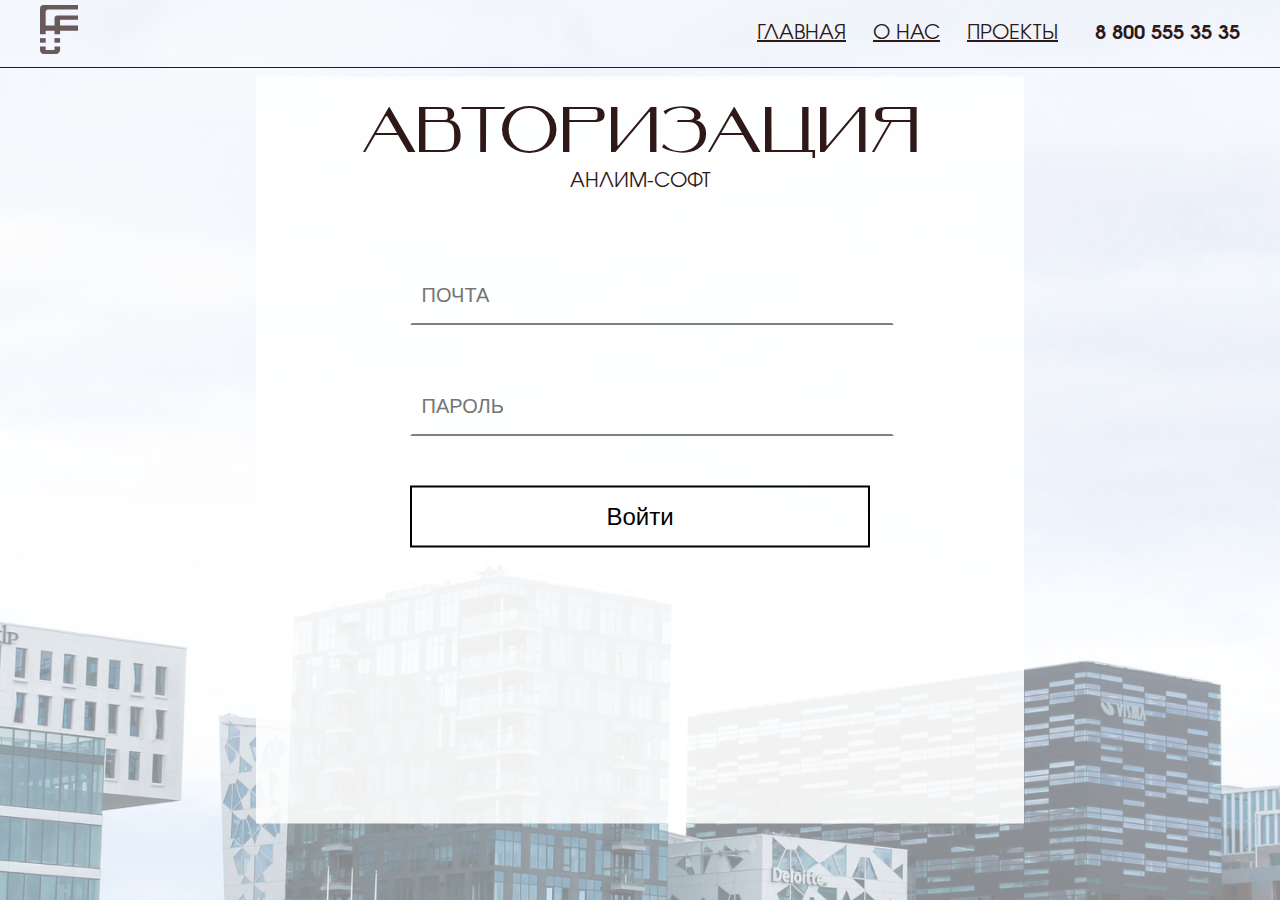
<file: sign.html>
<!DOCTYPE html>
<html lang="en">

<head>
    <meta charset="UTF-8">
    <meta name="viewport" content="width=device-width, initial-scale=1.0">
    <title>Document</title>
    <link rel="stylesheet" href="style.css">
</head>

<body class="sign">
    <header class="header">
        <div class="logo">
            <a href="index.html"><svg xmlns="http://www.w3.org/2000/svg" width="38" height="49" viewBox="0 0 38 49" fill="none">
                    <g opacity="0.7">
                        <path
                            d="M0.00503721 8.86887L0.00503721 29.2704H5.67747L5.67747 25.6434L14.5254 25.6434V29.2704H20.0895L20.0895 25.6434L38 25.6434V20.4297L20.0895 20.4297C20.0895 13.8091 19.2161 14.7 23.5834 14.7L38 14.7V10.4556C34.2086 10.3801 26.0969 10.4556 21.0596 10.4556C14.5254 10.4556 14.5254 10.4557 14.5254 15.8961V20.4297L5.67747 20.4297L5.67747 9.8C5.67747 4.45455 5.82254 4.45455 10.9182 4.45455L38 4.45455V0.028215L9.68528 0.028215C-0.539162 0.028215 0.00503721 -0.967337 0.00503721 8.86887Z"
                            fill="#2F1818" />
                        <path d="M14.451 37.6697L14.451 33.1186H20.0895V37.6697H14.451Z" fill="#2F1818" />
                        <path d="M0.0050354 37.6697L0.0050354 33.1186H5.67747L5.67747 37.6697H0.0050354Z"
                            fill="#2F1818" />
                        <path
                            d="M5.67747 45.1209L5.67747 41.557H0.0050354L0.0050354 45.1209C0.0050354 46.9141 1.29132 49 3.12181 49H16.5957C18.5251 49 20.0895 46.9163 20.0895 45.1209V41.557L14.5005 41.557V45.0245C14.5005 45.1016 14.4345 45.1209 14.4016 45.1209H7.32698H5.67747Z"
                            fill="#2F1818" />
                    </g>
                </svg></a>
        </div>
        <div class="menu">
            <a href="index.html">
                <p class="menu_item">Главная</p>
            </a>
            <a href="index.html#about">
                <p class="menu_item">О нас</p>
            </a>
            <a href="index.html#project">
                <p class="menu_item">Проекты</p>
            </a>
            <div class="contact">
                <p>8 800 555 35 35</p>
            </div>
        </div>

    </header>
    <main>
        <div class="content">
            <div class="form-autho hidden">
                <div class="form-register-title"><span class="form-upper-text ">РЕГИСТРАЦИЯ</span><br> АНЛИМ-СОФТ</div>
                <form class="form-sign" action="" method="get">
                    <input  class="input-sign" type="text" id="Name" name="Name" placeholder="Имя" required >
                    <input  class="input-sign" type="text" id="LastName" name="LastName" placeholder="Фамилия" required >
                    <input  class="input-sign" type="email" id="email" name="email" placeholder="Почта" required >
                    <input  class="input-sign" type="text" id="dolznost" name="post" placeholder="Должность" required >
                    <input  class="input-sign" type="password" id="pass" name="pass" placeholder="Пароль" required >
                    <button type="submit" class="send-form-material send-form-material_sign">Зарегистрироваться</button>
                </form>
            </div>
            <div class="form-autho ">
                <div class="form-register-title"><span class="form-upper-text ">АВТОРИЗАЦИЯ</span><br> АНЛИМ-СОФТ</div>
                <form class="form-sign" action="" method="get">
                    <input  class="input-sign" type="email" id="email" name="email" placeholder="Почта" required >
                    <input  class="input-sign" type="password" id="pass" name="pass" placeholder="Пароль" required >
                    <button type="submit" class="send-form-material send-form-material_sign">Войти</button>
                </form>
            </div>
        </div>
    </main>
</body>

</html>
</file>
<file: style.css>
@font-face {
    font-family: 'SovMod';
    src: url('fonts/SovMod.woff2') format('woff2'),
        url('fonts/SovMod.woff') format('woff');
    font-weight: normal;
    font-style: normal;
    font-display: swap;
}



@font-face {
    font-family: 'Evolventa';
    src: url('fonts/Evolventa-Bold.woff2') format('woff2'),
        url('fonts/Evolventa-Bold.woff') format('woff');
    font-weight: bold;
    font-style: normal;
    font-display: swap;
}

@font-face {
    font-family: 'Evolventa';
    src: url('fonts/Evolventa-Regular.woff2') format('woff2'),
        url('fonts/Evolventa-Regular.woff') format('woff');
    font-weight: normal;
    font-style: normal;
    font-display: swap;
}

html {
    font-family: Evolventa, Arial, Helvetica, sans-serif;
    font-size: 20px;
    font-style: normal;
    font-weight: 400;
    line-height: normal;
}
button:hover{
    cursor: pointer;
}
a {
    text-decoration: none;
    color: #2F1818;
}

a:hover {
    cursor: pointer;
}
input{
    cursor: pointer;
}
body {
    margin: 0;
    color: #2F1818;
}

.hidden {
    display: none;
}

.logo {
    margin: auto 0 auto 40px;
}

.header {
    width: 100%;
    display: flex;
    justify-content: space-between;
    position: absolute;
    z-index: 2;
    border-bottom: 1px solid #2F1818;
    ;
}

.menu {
    display: flex;
    margin-right: 40px;
}

.menu_item {
    font-family: Evolventa;
    font-size: 20px;
    text-transform: uppercase;
    color: #2F1818;
    ;

}

.menu_item {
    margin-right: 27px;
    text-decoration-line: underline;
}

.contact {
    font-family: Evolventa;
    font-size: 20px;
    font-weight: 700;
    margin-left: 10px;
    color: #2F1818;
    ;
}

.baner {
    background-image: url(img/baner.png);
    height: 910px;
    background-size: cover;
    background-position-y: bottom;
    position: relative;
}

.baner_info {
    position: absolute;
    top: calc(910px - 619px);
    left: 90px;
    width: 50%;

}

.baner_info_title {
    color: #2F1818;
    font-family: SovMod;
    font-size: 96px;
    font-weight: normal;
    text-transform: uppercase;
    margin: 0;
}

.baner_info_text {
    font-family: Evolventa;
    font-size: 32px;
    font-style: normal;
    font-weight: 400;
    line-height: normal;

}

.btn {
    background-color: transparent;
    text-align: center;
    font-family: Evolventa;
    text-transform: uppercase;
}

.btn_baner {
    padding: 7px 86px;
    margin-right: 20px;
    font-size: 24px;
}

.btn_noactive {
    border: none;
    text-decoration: underline;
    font-size: 24px;
}

.title {
    margin: 90px auto;
    text-align: center;
    font-family: SovMod;
    font-size: 64px;
    font-style: normal;
    font-weight: 400;
    text-transform: uppercase;
}

.decorated {
    font-family: Evolventa;
    font-size: 48px;
    font-style: normal;
    font-weight: 700;
}

.about {
    padding: 0 90px;
}

.about-company {
    display: flex;
    justify-content: space-between;
}

.about-company_text {
    width: 26%;
    margin: auto 0;
}

.image {
    width: 60%;
}

.image img {
    width: 100%;
    height: 100%;
}

.subtext {
    display: flex;
    justify-content: space-between;
}

.subtext-decore {
    width: 37%;
}

.subtext-text {
    width: 91%;
    padding-top: 20px;
    padding-bottom: 20px;
}

.project {
    padding: 0 90px;
}

.project-list {
    display: flex;
    justify-content: space-between;
    flex-wrap: wrap;
}

.project-card {
    width: 28%;
    background-color: #2F1818;
    padding: 129px 30px;
    color: #FFF;
    margin-bottom: 3%;
    position: relative;
}

.project-card-background {
    background-color: #00000094;
    width: 100%;
    height: 100%;
    position: absolute;
    top: 0;
    left: 0;
}

.project-card img {
    position: absolute;
    top: 0;
    left: 0;
    width: 100%;
    height: 100%;
}

.card-title {
    font-family: SovMod;
    font-size: 40px;
    margin: 0 auto 30px auto;
}

.card-title-decorate {
    font-family: Evolventa;
    font-size: 20px;
}

.project-card-info {
    position: inherit;
}

.project-card-info-title {
    margin: auto 0;
    font-size: 15px;
}

.project-card-date {
    display: flex;
    justify-content: space-between;
    width: 90%;
    margin: 0 auto 30px auto;
}

table {
    border: 1px solid grey;
    border-collapse: collapse;
    width: 60%;
    margin: 0 auto;
    text-align: center;
}

th {
    border: 1px solid grey;
    padding: 3px 30px;
    font-size: 13px;
}

td {
    border: 1px solid grey;
    font-size: 12px;
}

.project-card-price {
    font-size: 16px;
    text-align: center;
    margin-bottom: 40px;

}

.btn_card_block {
    text-align: center;
}

.btn_card {
    border: 1px solid #fff;
    color: #fff;
    font-size: 20px;
    padding: 3px 35px
}

/*Page2*/
.header_white .menu_item {
    color: #fff;
}

.header_white .contact {
    color: #fff;
}

.header_white {
    border-bottom: 1px solid #fff;
}

.project-header {
    display: flex;
    justify-content: space-between;
    padding: 156px 90px 30px 90px;
    color: #fff;
}

.project-price {
    display: flex;
    margin: auto 0;
}

.card-title_page2 {
    margin: 0;
}

.highlighting {
    font-size: 24px;
    font-weight: 700;
}

.project-price_approximate {
    margin-right: 20px;
    padding-right: 20px;
    border-right: 2px solid #fff;
}

.content_project {
    display: flex;
    display: flex;
    max-height: 1287px;
    overflow: hidden;
    margin-bottom: 45px;
}

.task-list {
    max-height: 888px;
    overflow-y: scroll;
}

.task-info {
    width: 50%;
    padding: 50px 90px;
    background-color: #fff;
}

.materials {
    margin-bottom: 72px;
}

.materials_header {
    display: flex;
    margin-bottom: 24px;
}

.title_task {
    font-size: 40px;
    margin: 0 10px 0 0;
    text-align: start;
}

.materials_btn {
    font-size: 15px;
    text-transform: uppercase;
    background-color: transparent;
    border: none;
    margin: auto 0;
}

.materials_body {
    display: flex;
    justify-content: space-between;
    font-size: 15px;
}

.material-name {
    background-color: #F0F0F0;
    padding: 8px 10px;
    width: 20%;
    margin: auto 0;
    font-weight: 700;
}

.material-name p {
    margin: auto;
}

.material-status {
    margin: auto 0;
    padding: 8px 10px;
    width: 70%;
    background-color: #F0F0F0;
}

.item-material {
    display: flex;
    width: 49%;
    justify-content: space-between;
}

.material-status p {
    margin: auto 0;
}

.material-name_second {
    background-color: #B26E65;
    color: #fff;
}

.task-menu {
    display: flex;
    justify-content: space-between;
    margin-top: 30px;
    margin-bottom: 28px;

}

.btn-task {
    font-size: 15px;
    border: none;
    padding: 7px 18px;
    text-transform: uppercase;
    font-family: Evolventa, sans-serif;
}

.choice {
    font-size: 15px;
    border: none;
    padding: 7px 18px;
    text-transform: uppercase;
    font-family: Evolventa, sans-serif;
}

.task-card {
    display: flex;
    justify-content: space-between;
    padding: 79px 18px;
    position: relative;
    margin-bottom: 50px;
}

.task-bg {
    position: absolute;
    top: 0;
    left: 0;
    width: 100%;
    height: 100%;
    z-index: 1;
}

.task-card_left-part {
    width: 40%;
    border-right: 1px solid #eee;
    position: inherit;
    z-index: 2;
    color: #fff;
}

.task-card_right-part {
    position: inherit;
    z-index: 2;
    color: #fff;
}

.task-name {
    font-size: 34px;
}

.task-executor {
    font-size: 15px;
}

.task-executor_decor {
    font-size: 16px;
}

.task-info-name {
    font-size: 16px;
}

.task-date {
    font-size: 24px;
    margin-bottom: 21px;
}

.task-status {
    z-index: 2;
    right: 41px;
    position: absolute;
    bottom: 14px;
    font-size: 20px;
    font-weight: 700;
    color: #fff;
}

.task-props {
    position: absolute;
    z-index: 2;
    top: 5%;
    right: 9px;
    width: 30px;
}

.task-props img {
    width: 100%;
}

.task-now {
    position: absolute;
    top: 0;
    left: 0;
    width: 100%;
    height: 100%;
    z-index: 2;
}

.charts {
    width: 35%;
    padding: 98px 90px;
}

.page2 {
    background-image: url(img/fuf.png);
    background-repeat: no-repeat;
    background-size: cover;

}

.chart-task {
    color: #fff;
}

.title_task__charts {
    text-align: center;
    margin: 0 0 50px 0;
}

.project-date {
    display: flex;
    justify-content: space-between;
    color: #fff;
    margin-bottom: 50px;
}

.project-card-info-title__chart {
    font-size: 20px;
    margin: auto 0;
}

.project-table {
    border: 1px solid #fff !important;
}

.project-table th {
    font-size: 16px;
    border: 1px solid #fff;
}

.project-table td {
    font-size: 16px;
    border: 1px solid #fff;
}

.graphics {
    margin-top: 100px;
    margin-bottom: 40px;
    display: flex;
    justify-content: center;
}

.graphics-title {
    color: #fff;
    text-decoration: underline;
    text-align: center;
    font-size: 40px;
}

.img-chart {
    width: 44px;
    margin-right: 20px;
}

.img-chart img {
    width: 100%;
    height: 100%;
}

.example {
    color: #fff;
    display: flex;
    align-items: center;
    margin-bottom: 10px;
}

.example p {
    margin: 0 0 0 15px;
    font-size: 14px;
}

.example:last-child {
    margin-bottom: 20px;
}

progress {
    width: 100%;
    height: 10px;
    background-color: #eeeeee00;
    border-radius: 5px;
}

progress::-webkit-progress-value {
    background-color: #D9D9D9;
    ;
    border-radius: 5px;
    height: 42px;
}

.chet {
    background-color: #D9D9D9;
    color: #000;
}

.nechet {
    background-color: #FF8574;
    color: #fff;

}

.progress-bar {
    height: 42px;
    border-radius: 5px;
    margin-bottom: 25px;
}

.progress-bar:nth-child(2n) {
    margin-bottom: 40px;
}

.progress-value {
    height: 100%;
    display: flex;
    justify-content: space-between;
    align-items: center;
    opacity: 0.5;
    padding: 3px 15px;
    font-size: 14px;
    font-weight: 700;
}

.progress-value p {
    margin: 0;
}

.img-graphic {
    bottom: -99px;
    right: 6px;
    position: absolute;
}

.graphics-table {
    position: relative;
}

.popup {
display: none;
    position: fixed;
    top: 0;
    left: 0;
    width: 100%;
    height: 100%;
    background-color: rgba(0, 0, 0, 0.5);
    z-index: 999;
    overflow-y: auto;
}

.popup-content {
    max-width: 40%;
    margin: 57px auto;
    padding: 50px 44px 35px 44px;
    background-image: url(img/popupbg.png);
    background-repeat: no-repeat;
    background-size: cover;
    background-position: bottom;
    color: #fff;
}

.close {
    position: absolute;
    top: 52px;
    right: 550px;
    font-size: 50px;
    cursor: pointer;
}

.popup-title {
    font-family: SovMod;
    font-size: 32px;

}

.form-popup {
    display: flex;
    flex-wrap: wrap;
    row-gap: 21px;
}

.popup-title p {
    margin: 0 0 96px 0;
}

.popup-title_decoration {
    border-bottom: 1px solid #fff;
    padding-bottom: 14px;
}

.lable {
    font-size: 24px;
    width: 30%;
    margin: auto 0;
    text-transform: uppercase;
}

.input-long {
    width: 60%;

}

input {
    background-color: transparent;
    border: 2px solid #ffffff4f;
    height: 52px;
    font-size: 20px;
    color: #fff;
    padding: 3px 10px;
}

.dop {
    width: 100%;
    display: flex;
    position: relative;
    display: flex;
}

.form-part {
    width: 100%;
    display: flex;
    justify-content: space-between;
}

.material-select {
    font-size: 16px;
    width: 30%;
    text-transform: uppercase;
    border: 2px solid #ffffff4f;
    display: flex;
    align-items: center;
    padding: 3px 10px;
}

.btn-delete-material {
    position: absolute;
    right: 3%;
    top: 19px;
}

.material-btn {
    font-size: 16px;
    background-color: #9f9d9d8f;
    padding: 3px 10px;
    margin: auto 0;
}

input[type="date"] {
    background-color: #ffffff4f;
}

.date {
    display: flex;
    justify-content: space-between;
    width: 100%;
}

.label-date {
    width: 60%;
}

.input-long_dop {
    width: 70%;
}

.status-list {
    height: 47px;
    padding: 3px 10px;
    background-color: #ffffff4f;
    color: #fff;
    font-size: 21px;
    border: none;
}

.status-list option {
    background-color: #6b6b6b;
}

/*page material*/
.material-baner {
    background-image: url(img/bgmaterials.png);
    padding: 117px 90px 0 90px;
    background-size: cover;
    background-position: bottom;

}

.title_page-maeterial {
    text-align: left;
    margin: 0;
}

.upper-text {
    display: flex;
    align-items: center;
    margin: 0;
    text-decoration: underline;
}

.upper-text img {
    margin-right: 5px;
}

.content_material-page {
    padding: 91px 90px;
}

.card-material {
    padding: 90px 18px 79px 18px;
    background-color: #B26E65;
    width: 21%;
    color: #fff;
    position: relative;
    height: 345px;
    margin-bottom: 1.6%;
}

.card-material-name {
    font-size: 32px;
    font-weight: 700;
    text-decoration: underline;
}
.info-material{
    font-size: 15px;
   
}
.card-material img{
    position: absolute;
    top: 20px;
    right: 17px;
    width: 59px;
}

.card-material-status{
    position: absolute;
    right: 20px;
    bottom: 13px;
    font-size: 14px;
    font-weight: 700;
}
.card-material_new{
    height: 345px;
    background-color: #F4F4F4;
    display: flex;
    justify-content: center;
    text-align: center;
    align-items: center;
    width: 21%;
    padding: 90px 18px 79px 18px;
}
.material-list{
    display: flex;
    justify-content: space-between;
    flex-wrap: wrap;
}

.list-box{
    text-align: end;
    margin-bottom: 10px;
}
.popup-content__material-page{
    background-color: #eee;
    max-width: 65%;
    margin: 57px auto;
    padding: 50px 44px 35px 44px;
}
.popup-title_decoration_black{
    border-bottom: 1px solid #000;
}
.form-popup_white input{
    border: 2px solid #000;
    color: #000;
}
.list_provider{
    color: #000;
    border: 2px solid #000;
    width: 62%;
    padding: 3px 12px;
    height: 62px;
}
.list_provider option{
    background-color: #eee;
}
.send-form-material{
    background-color: transparent;
    padding: 11px 24px;
    margin: auto 0;
    border: 2px solid;
    font-size: 24px;
    height: 62px;
}
.form-material-status{
    width: 22%;
}
.footer-form{
    display: flex;
    justify-content: space-between;
    width: 100%;
}
.close-maeterial-popup{
    right: 17%;
}
.project-card-new{
    height: 673px;
    background-color: #F4F4F4;
    display: flex;
    justify-content: center;
    text-align: center;
    align-items: center;
    width: 28%;
}
.project-card-new:hover{
    cursor: pointer;
}
.price-form{
    width: 17%;
}
.sign{
    background-image: url(img/bgsign.png);
    background-repeat: no-repeat;
    background-size: cover;
    background-position: initial;
}
.form-autho{
    width: 60%;
    background-color: #ffffffe0;
    height: 77vh;
    margin: auto;
    position: absolute;
    top: 50%;
    left: 50%;
    transform: translate(-50%, -50%);
    padding: 27px 0;
}
.form-register-title{
    text-align: center;
    margin-bottom: 69px
    
}
.form-upper-text {
    font-family: SovMod;
    font-size: 64px;
}

.form-sign{
    width: 60%;
    margin: 0 auto;
}
.input-sign{
    text-transform: uppercase;
    width: 100%;
    border-bottom: 1px solid #000;
}
.input-sign:not(:last-child){
    margin-bottom: 50px;
}
.send-form-material_sign{
    width: 100%;
}
</file>
